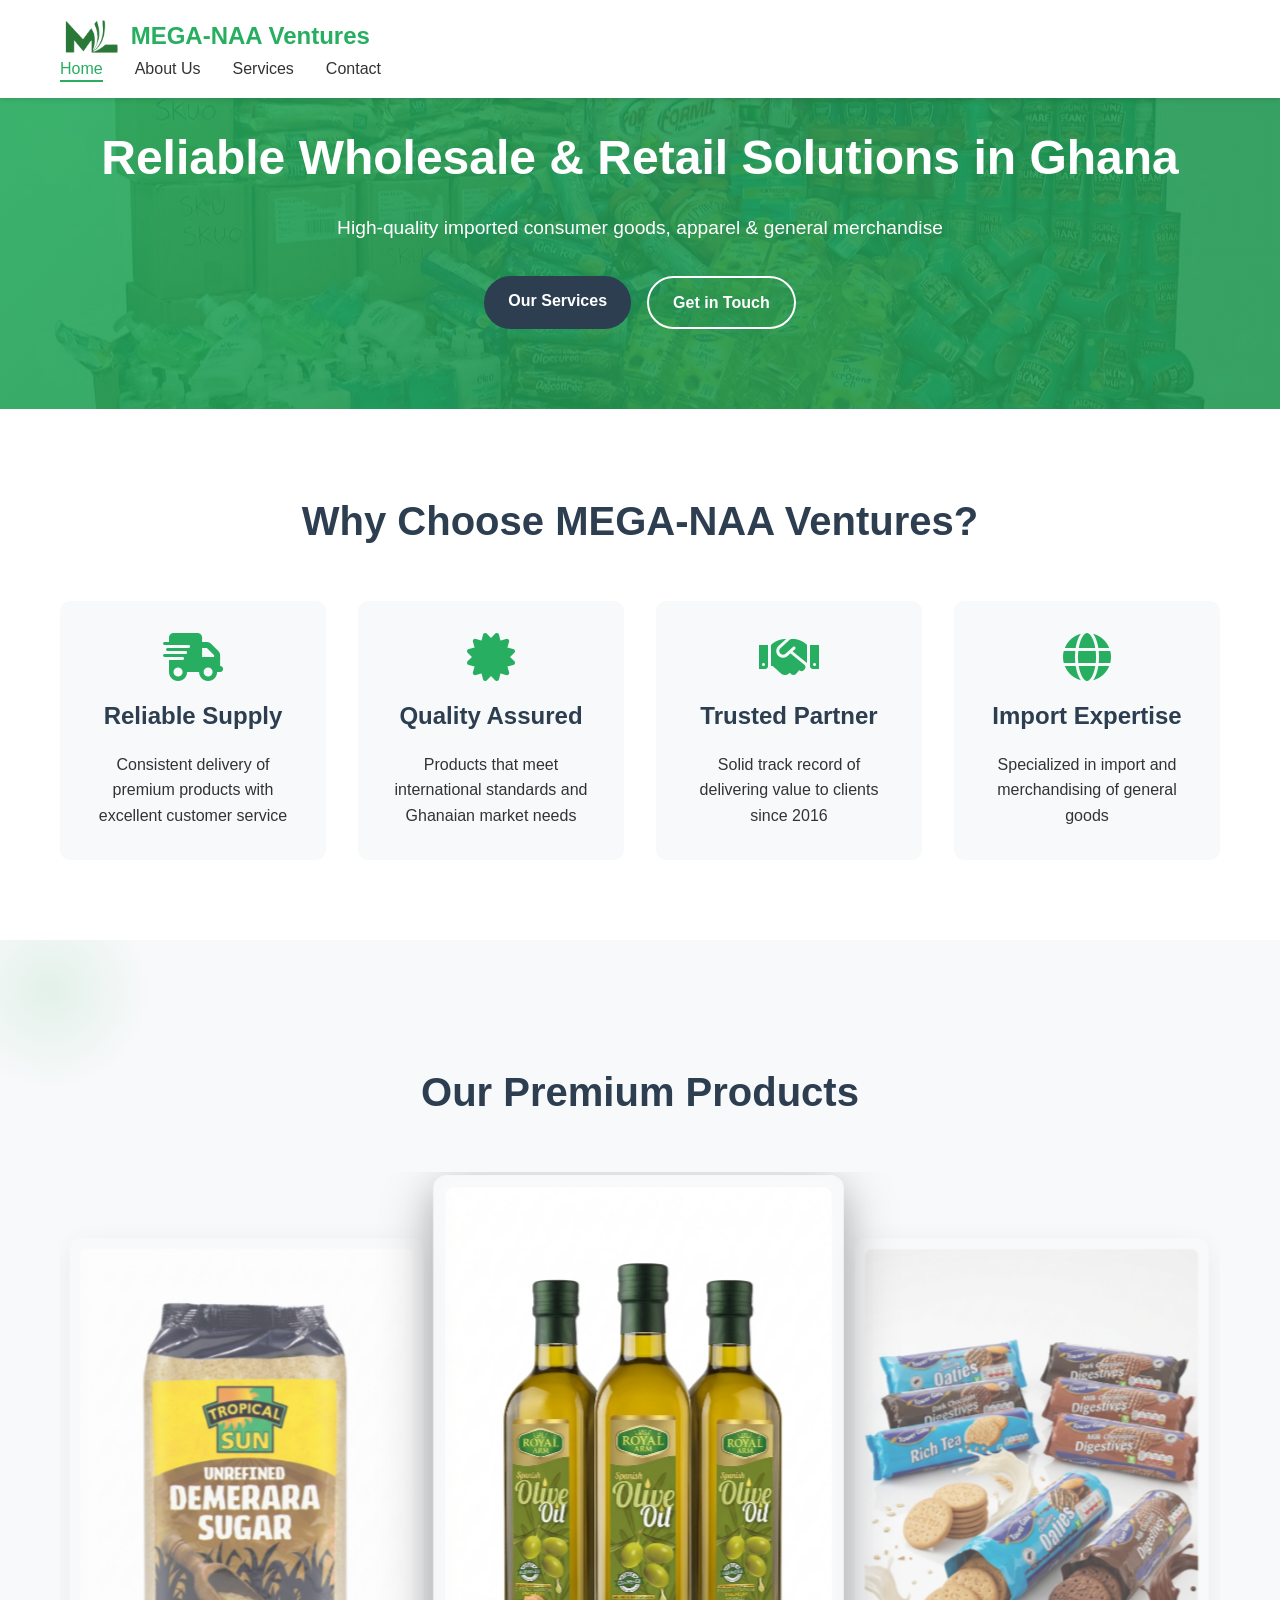
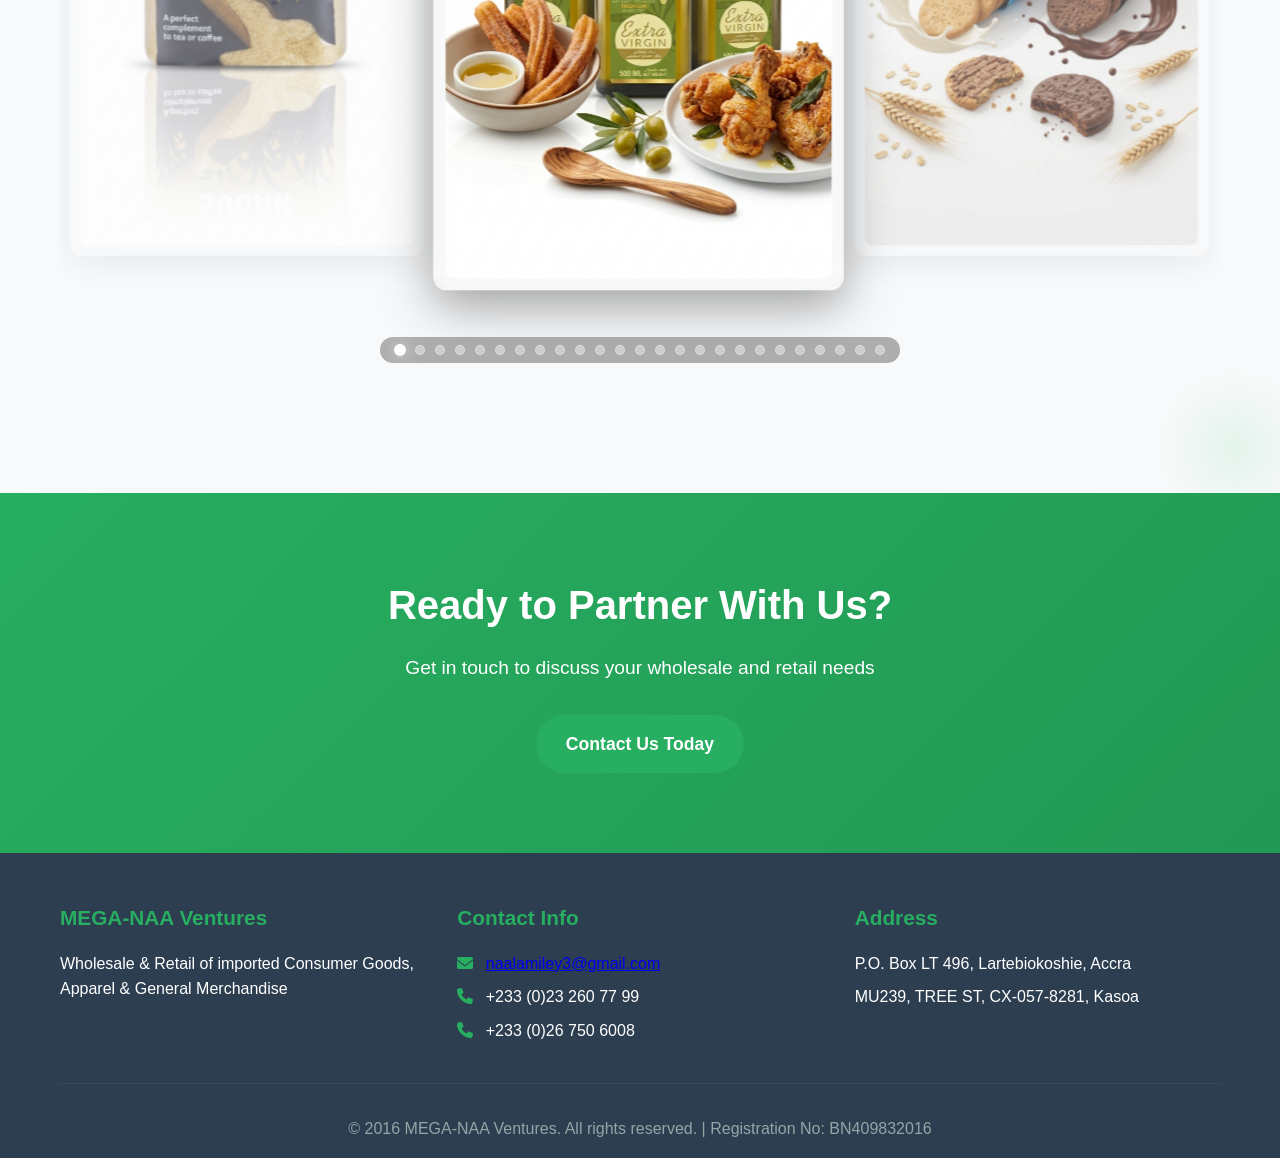
<file: index.html>
<!DOCTYPE html>
<html lang="en">
<head>
    <meta charset="UTF-8">
    <meta name="viewport" content="width=device-width, initial-scale=1.0">
    <title>MEGA-NAA Ventures - Wholesale & Retail of Imported Consumer Goods</title>
    <link rel="stylesheet" href="css/style.css">
    <link href="https://cdnjs.cloudflare.com/ajax/libs/font-awesome/6.0.0/css/all.min.css" rel="stylesheet">
    <link rel="icon" type="image/png" href="assets/logo.png">
</head>
<body>
    <header>
        <nav class="navbar">
            <div class="container">
                <div class="nav-brand">
                    <img src="assets/logo.png" alt="MEGA-NAA Ventures" class="logo">
                    <span class="brand-name">MEGA-NAA Ventures</span>
                </div>
                <ul class="nav-menu">
                    <li><a href="index.html" class="active">Home</a></li>
                    <li><a href="about.html">About Us</a></li>
                    <li><a href="services.html">Services</a></li>
                    <li><a href="contact.html">Contact</a></li>
                </ul>
                <div class="hamburger">
                    <span></span>
                    <span></span>
                    <span></span>
                </div>
            </div>
        </nav>
    </header>

    <main>
        <section class="hero">
            <div class="container">
                <div class="hero-content">
                    <h1>Reliable Wholesale & Retail Solutions in Ghana</h1>
                    <p>High-quality imported consumer goods, apparel & general merchandise</p>
                    <div class="hero-buttons">
                        <a href="services.html" class="btn btn-primary" style="background-color: #2c3e50">Our Services</a>
                        <a href="contact.html" class="btn btn-secondary">Get in Touch</a>
                    </div>
                </div>
            </div>
        </section>

        <section class="features">
            <div class="container">
                <h2>Why Choose MEGA-NAA Ventures?</h2>
                <div class="features-grid">
                    <div class="feature-card">
                        <i class="fas fa-shipping-fast"></i>
                        <h3>Reliable Supply</h3>
                        <p>Consistent delivery of premium products with excellent customer service</p>
                    </div>
                    <div class="feature-card">
                        <i class="fas fa-certificate"></i>
                        <h3>Quality Assured</h3>
                        <p>Products that meet international standards and Ghanaian market needs</p>
                    </div>
                    <div class="feature-card">
                        <i class="fas fa-handshake"></i>
                        <h3>Trusted Partner</h3>
                        <p>Solid track record of delivering value to clients since 2016</p>
                    </div>
                    <div class="feature-card">
                        <i class="fas fa-globe"></i>
                        <h3>Import Expertise</i></h3>
                        <p>Specialized in import and merchandising of general goods</p>
                    </div>
                </div>
            </div>
        </section>

        
        <section class="individual-products">
            <div class="container">
                <h2>Our Premium Products</h2>
                
                <!-- Mobile Slideshow -->
                <div class="mobile-slideshow">
                    <div class="slideshow-track">
                        <div class="slide-item active">
                            <div class="img-wrapper">
                                <img src="assets/products/1.jpeg" alt="Product Advertisement">
                            </div>
                        </div>
                        <div class="slide-item">
                            <div class="img-wrapper">
                                <img src="assets/products/2.jpeg" alt="Biscuits with Milk">
                            </div>
                        </div>
                        <div class="slide-item">
                            <div class="img-wrapper">
                                <img src="assets/products/3.jpeg" alt="Advertisement">
                            </div>
                        </div>
                        <div class="slide-item">
                            <div class="img-wrapper">
                                <img src="assets/products/4.jpeg" alt="Advertisement">
                            </div>
                        </div>
                        <div class="slide-item">
                            <div class="img-wrapper">
                                <img src="assets/products/5.jpeg" alt="Advertisement">
                            </div>
                        </div>
                        <div class="slide-item">
                            <div class="img-wrapper">
                                <img src="assets/products/6.jpeg" alt="Advertisement">
                            </div>
                        </div>
                        <div class="slide-item">
                            <div class="img-wrapper">
                                <img src="assets/products/7.jpeg" alt="Advertisement">
                            </div>
                        </div>
                        <div class="slide-item">
                            <div class="img-wrapper">
                                <img src="assets/products/8.jpeg" alt="Advertisement">
                            </div>
                        </div>
                        <div class="slide-item">
                            <div class="img-wrapper">
                                <img src="assets/products/9.jpeg" alt="Advertisement">
                            </div>
                        </div>
                        <div class="slide-item">
                            <div class="img-wrapper">
                                <img src="assets/products/10.jpeg" alt="Advertisement">
                            </div>
                        </div>
                        <div class="slide-item">
                            <div class="img-wrapper">
                                <img src="assets/products/11.jpeg" alt="Advertisement">
                            </div>
                        </div>
                        <div class="slide-item">
                            <div class="img-wrapper">
                                <img src="assets/products/12.jpeg" alt="Advertisement">
                            </div>
                        </div>
                        <div class="slide-item">
                            <div class="img-wrapper">
                                <img src="assets/products/13.jpeg" alt="Milk in Tea">
                            </div>
                        </div>
                        <div class="slide-item">
                            <div class="img-wrapper">
                                <img src="assets/products/14.jpeg" alt="Ovaltine Advertisement">
                            </div>
                        </div>
                        <div class="slide-item">
                            <div class="img-wrapper">
                                <img src="assets/products/15.jpeg" alt="Oil Products">
                            </div>
                        </div>
                        <div class="slide-item">
                            <div class="img-wrapper">
                                <img src="assets/products/16.jpeg" alt="Pouring Oil">
                            </div>
                        </div>
                        <div class="slide-item">
                            <div class="img-wrapper">
                                <img src="assets/products/17.jpeg" alt="Product Advertisement">
                            </div>
                        </div>
                        <div class="slide-item">
                            <div class="img-wrapper">
                                <img src="assets/products/18.jpeg" alt="Product Advertisement">
                            </div>
                        </div>
                        <div class="slide-item">
                            <div class="img-wrapper">
                                <img src="assets/products/19.jpeg" alt="Product Advertisement">
                            </div>
                        </div>
                        <div class="slide-item">
                            <div class="img-wrapper">
                                <img src="assets/products/20.jpeg" alt="Product Advertisement">
                            </div>
                        </div>
                        <div class="slide-item">
                            <div class="img-wrapper">
                                <img src="assets/products/21.jpeg" alt="Product Advertisement">
                            </div>
                        </div>
                        <div class="slide-item">
                            <div class="img-wrapper">
                                <img src="assets/products/22.jpeg" alt="Product Advertisement">
                            </div>
                        </div>
                        <div class="slide-item">
                            <div class="img-wrapper">
                                <img src="assets/products/23.jpeg" alt="Product Advertisement">
                            </div>
                        </div>
                        <div class="slide-item">
                            <div class="img-wrapper">
                                <img src="assets/products/24.jpeg" alt="Product Advertisement">
                            </div>
                        </div>
                        <div class="slide-item">
                            <div class="img-wrapper">
                                <img src="assets/products/25.jpeg" alt="Product Advertisement">
                            </div>
                        </div>
                    </div>
                    <div class="slideshow-dots">
                        <span class="dot active" data-slide="0"></span>
                        <span class="dot" data-slide="1"></span>
                        <span class="dot" data-slide="2"></span>
                        <span class="dot" data-slide="3"></span>
                        <span class="dot" data-slide="4"></span>
                        <span class="dot" data-slide="5"></span>
                        <span class="dot" data-slide="6"></span>
                        <span class="dot" data-slide="7"></span>
                        <span class="dot" data-slide="8"></span>
                        <span class="dot" data-slide="9"></span>
                        <span class="dot" data-slide="10"></span>
                        <span class="dot" data-slide="11"></span>
                        <span class="dot" data-slide="12"></span>
                        <span class="dot" data-slide="13"></span>
                        <span class="dot" data-slide="14"></span>
                        <span class="dot" data-slide="15"></span>
                        <span class="dot" data-slide="16"></span>
                        <span class="dot" data-slide="17"></span>
                        <span class="dot" data-slide="18"></span>
                        <span class="dot" data-slide="19"></span>
                        <span class="dot" data-slide="20"></span>
                        <span class="dot" data-slide="21"></span>
                        <span class="dot" data-slide="22"></span>
                        <span class="dot" data-slide="23"></span>
                        <span class="dot" data-slide="24"></span>
                    </div>
                </div>
            </div>
            
                    </section>

        <section class="cta">
            <div class="container">
                <div class="cta-content">
                    <h2>Ready to Partner With Us?</h2>
                    <p>Get in touch to discuss your wholesale and retail needs</p>
                    <a href="contact.html" class="btn btn-primary btn-large">Contact Us Today</a>
                </div>
            </div>
        </section>
    </main>

    <footer>
        <div class="container">
            <div class="footer-content">
                <div class="footer-section">
                    <h3>MEGA-NAA Ventures</h3>
                    <p>Wholesale & Retail of imported Consumer Goods, Apparel & General Merchandise</p>
                </div>
                <div class="footer-section">
                    <h3>Contact Info</h3>
                    <p><i class="fas fa-envelope"></i> <a href="mailto:naalamiley3@gmail.com" class="email-link">naalamiley3@gmail.com</a></p>
                    <p><i class="fas fa-phone"></i> +233 (0)23 260 77 99</p>
                    <p><i class="fas fa-phone"></i> +233 (0)26 750 6008</p>
                </div>
                <div class="footer-section">
                    <h3>Address</h3>
                    <p>P.O. Box LT 496, Lartebiokoshie, Accra</p>
                    <p>MU239, TREE ST, CX-057-8281, Kasoa</p>
                </div>
            </div>
            <div class="footer-bottom">
                <p>&copy; 2016 MEGA-NAA Ventures. All rights reserved. | Registration No: BN409832016</p>
            </div>
        </div>
    </footer>

    <script src="js/script.js"></script>
</body>
</html>
</file>
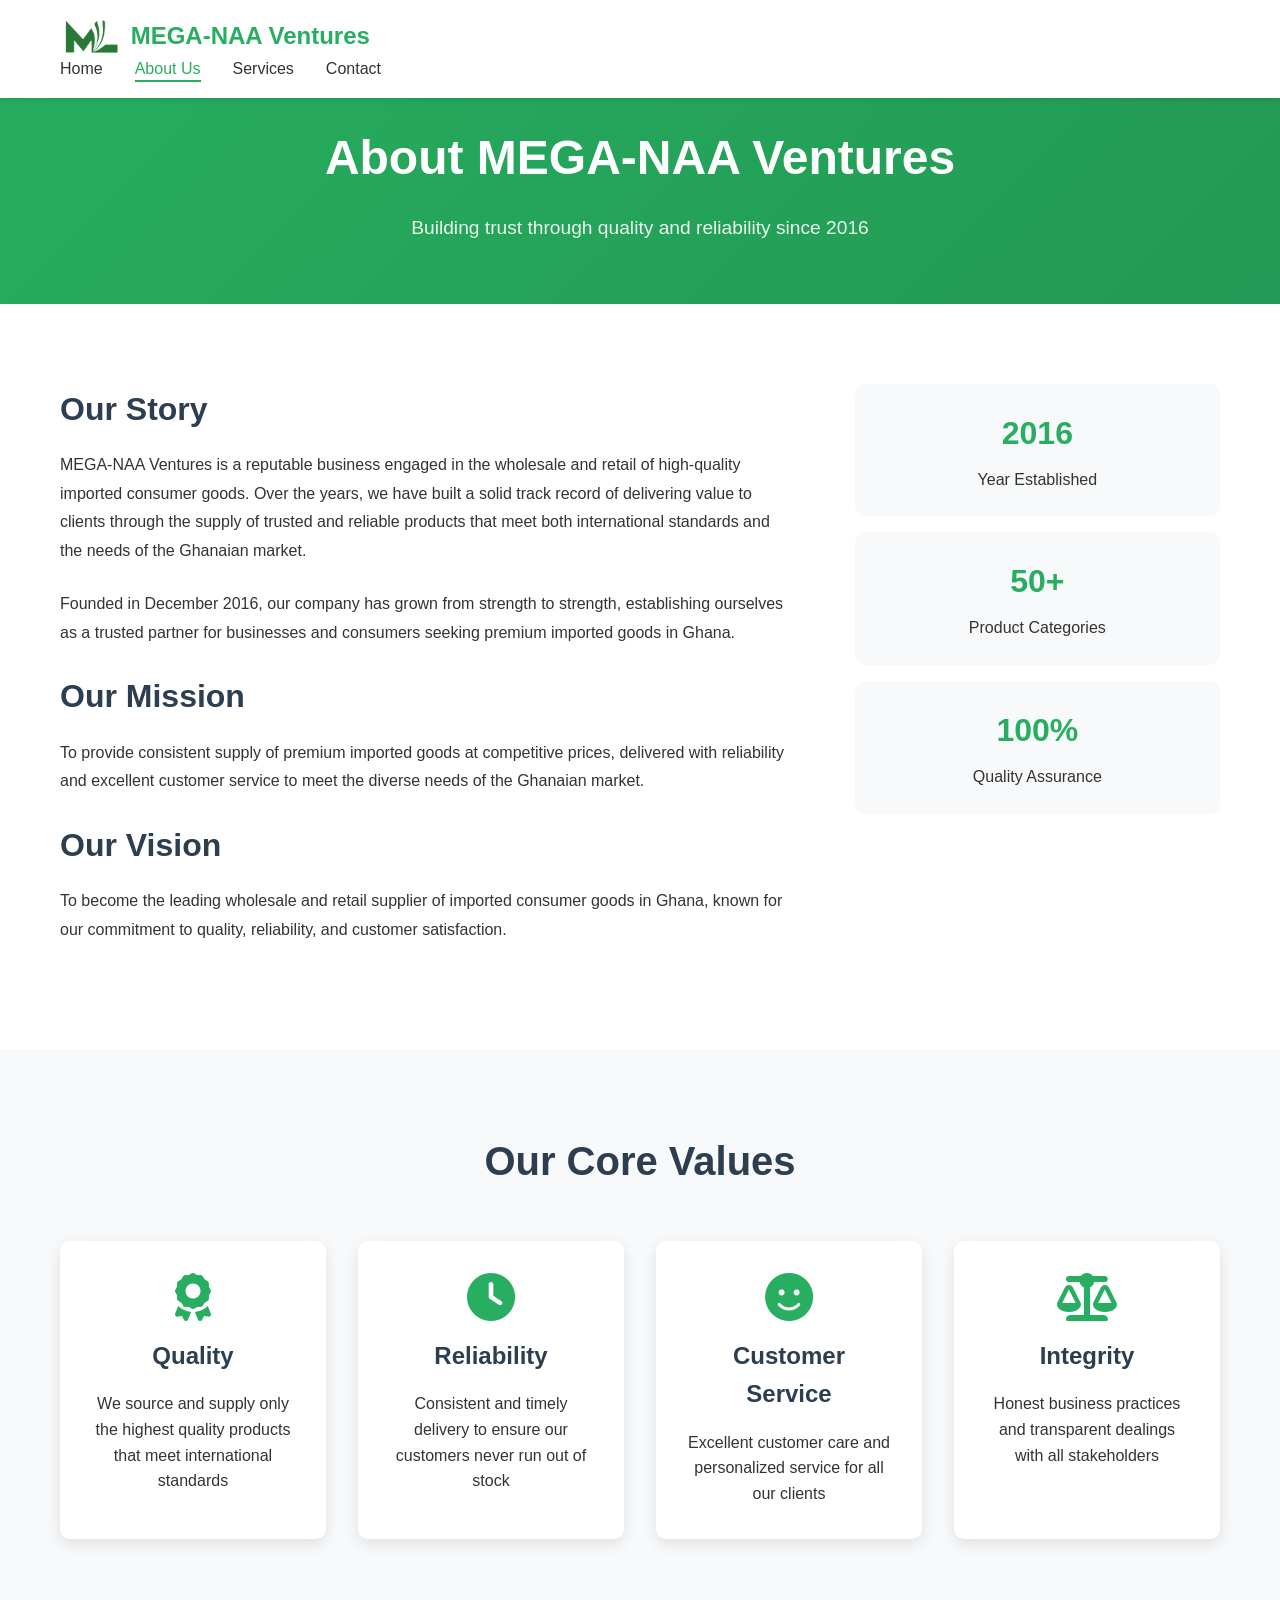
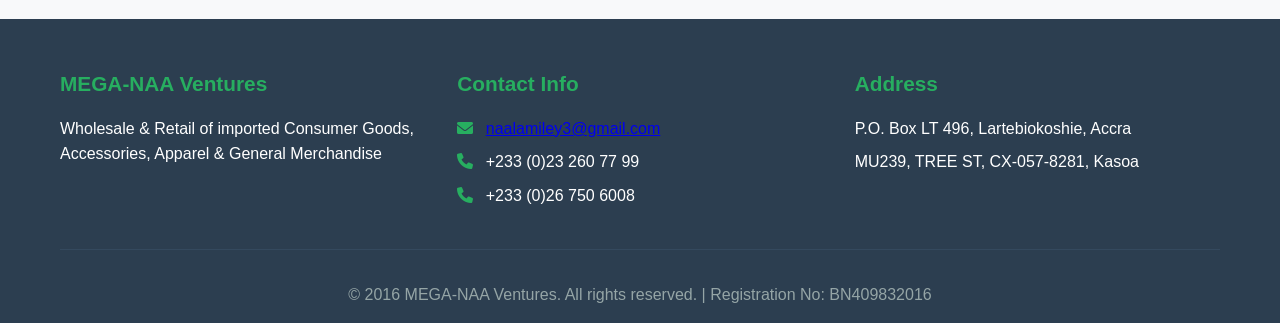
<file: about.html>
<!DOCTYPE html>
<html lang="en">
<head>
    <meta charset="UTF-8">
    <meta name="viewport" content="width=device-width, initial-scale=1.0">
    <title>About Us - MEGA-NAA Ventures</title>
    <link rel="stylesheet" href="css/style.css">
    <link href="https://cdnjs.cloudflare.com/ajax/libs/font-awesome/6.0.0/css/all.min.css" rel="stylesheet">
    <link rel="icon" type="image/png" href="assets/logo.png">
</head>
<body>
    <header>
        <nav class="navbar">
            <div class="container">
                <div class="nav-brand">
                    <img src="assets/logo.png" alt="MEGA-NAA Ventures" class="logo">
                    <span class="brand-name">MEGA-NAA Ventures</span>
                </div>
                <ul class="nav-menu">
                    <li><a href="index.html">Home</a></li>
                    <li><a href="about.html" class="active">About Us</a></li>
                    <li><a href="services.html">Services</a></li>
                    <li><a href="contact.html">Contact</a></li>
                </ul>
                <div class="hamburger">
                    <span></span>
                    <span></span>
                    <span></span>
                </div>
            </div>
        </nav>
    </header>

    <main>
        <section class="page-header">
            <div class="container">
                <h1>About MEGA-NAA Ventures</h1>
                <p>Building trust through quality and reliability since 2016</p>
            </div>
        </section>

        <section class="about-content">
            <div class="container">
                <div class="about-grid">
                    <div class="about-text">
                        <h2>Our Story</h2>
                        <p>MEGA-NAA Ventures is a reputable business engaged in the wholesale and retail of high-quality imported consumer goods. Over the years, we have built a solid track record of delivering value to clients through the supply of trusted and reliable products that meet both international standards and the needs of the Ghanaian market.</p>
                        
                        <p>Founded in December 2016, our company has grown from strength to strength, establishing ourselves as a trusted partner for businesses and consumers seeking premium imported goods in Ghana.</p>

                        <h2>Our Mission</h2>
                        <p>To provide consistent supply of premium imported goods at competitive prices, delivered with reliability and excellent customer service to meet the diverse needs of the Ghanaian market.</p>

                        <h2>Our Vision</h2>
                        <p>To become the leading wholesale and retail supplier of imported consumer goods in Ghana, known for our commitment to quality, reliability, and customer satisfaction.</p>
                    </div>
                    
                    <div class="about-stats">
                        <div class="stat-card">
                            <h3>2016</h3>
                            <p>Year Established</p>
                        </div>
                        <div class="stat-card">
                            <h3>50+</h3>
                            <p>Product Categories</p>
                        </div>
                        <div class="stat-card">
                            <h3>100%</h3>
                            <p>Quality Assurance</p>
                        </div>
                    </div>
                </div>
            </div>
        </section>

        <section class="values">
            <div class="container">
                <h2>Our Core Values</h2>
                <div class="values-grid">
                    <div class="value-card">
                        <i class="fas fa-award"></i>
                        <h3>Quality</h3>
                        <p>We source and supply only the highest quality products that meet international standards</p>
                    </div>
                    <div class="value-card">
                        <i class="fas fa-clock"></i>
                        <h3>Reliability</h3>
                        <p>Consistent and timely delivery to ensure our customers never run out of stock</p>
                    </div>
                    <div class="value-card">
                        <i class="fas fa-smile"></i>
                        <h3>Customer Service</h3>
                        <p>Excellent customer care and personalized service for all our clients</p>
                    </div>
                    <div class="value-card">
                        <i class="fas fa-balance-scale"></i>
                        <h3>Integrity</h3>
                        <p>Honest business practices and transparent dealings with all stakeholders</p>
                    </div>
                </div>
            </div>
        </section>
    </main>

    <footer>
        <div class="container">
            <div class="footer-content">
                <div class="footer-section">
                    <h3>MEGA-NAA Ventures</h3>
                    <p>Wholesale & Retail of imported Consumer Goods, Accessories, Apparel & General Merchandise</p>
                </div>
                <div class="footer-section">
                    <h3>Contact Info</h3>
                    <p><i class="fas fa-envelope"></i> <a href="mailto:naalamiley3@gmail.com" class="email-link">naalamiley3@gmail.com</a></p>
                    <p><i class="fas fa-phone"></i> +233 (0)23 260 77 99</p>
                    <p><i class="fas fa-phone"></i> +233 (0)26 750 6008</p>
                </div>
                <div class="footer-section">
                    <h3>Address</h3>
                    <p>P.O. Box LT 496, Lartebiokoshie, Accra</p>
                    <p>MU239, TREE ST, CX-057-8281, Kasoa</p>
                </div>
            </div>
            <div class="footer-bottom">
                <p>&copy; 2016 MEGA-NAA Ventures. All rights reserved. | Registration No: BN409832016</p>
            </div>
        </div>
    </footer>

    <script src="js/script.js"></script>
</body>
</html>
</file>
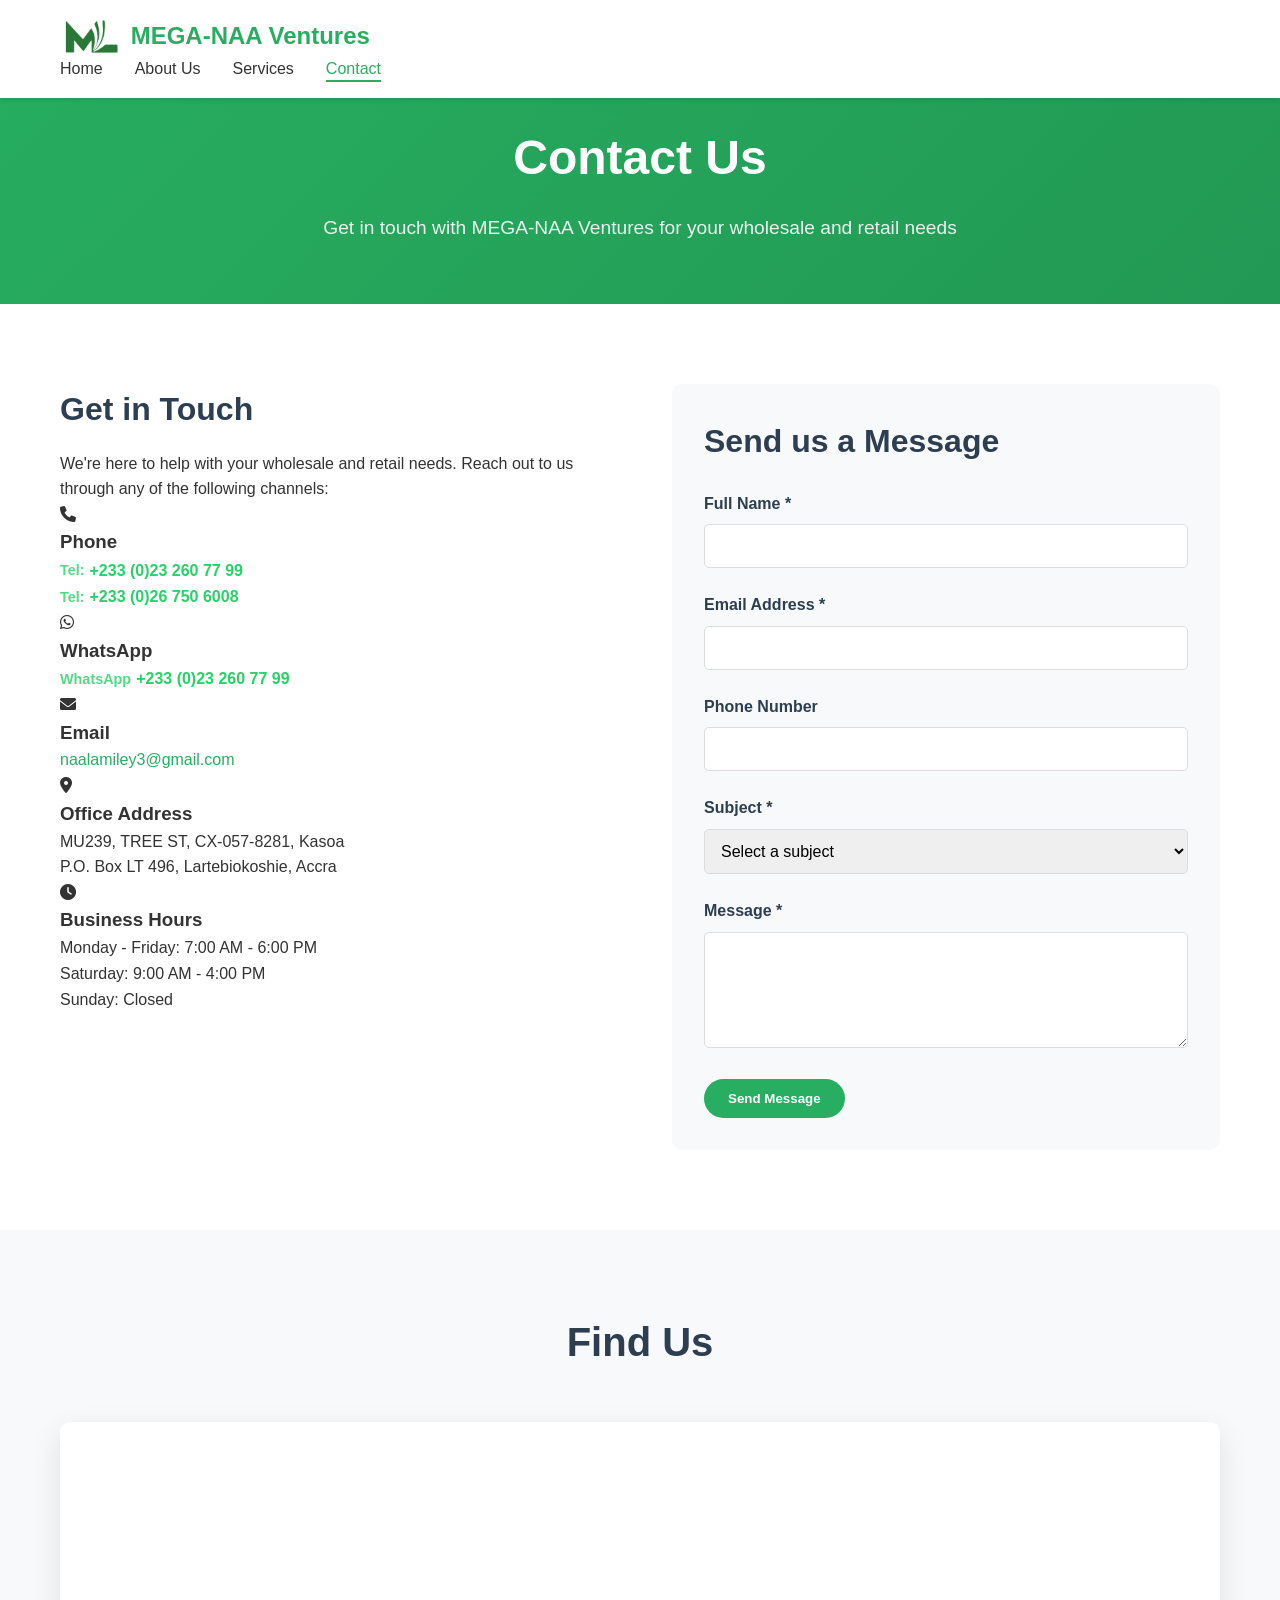
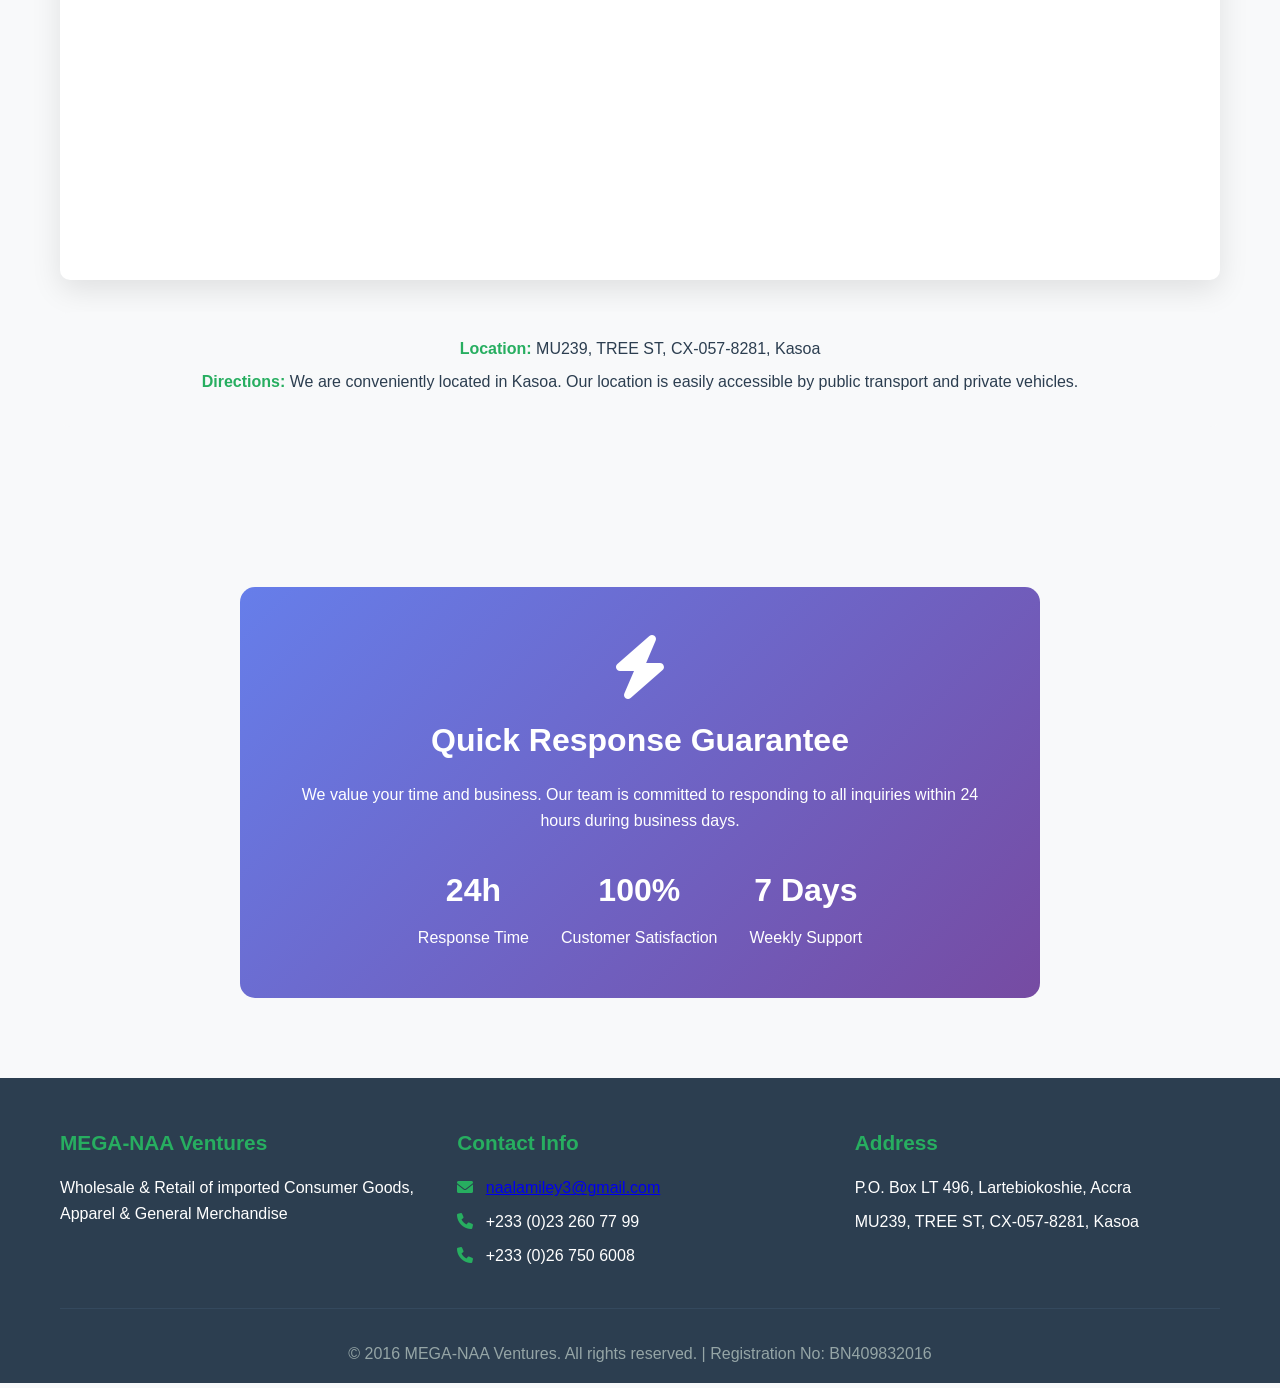
<file: contact.html>
<!DOCTYPE html>
<html lang="en">
<head>
    <meta charset="UTF-8">
    <meta name="viewport" content="width=device-width, initial-scale=1.0">
    <title>Contact Us - MEGA-NAA Ventures</title>
    <link rel="stylesheet" href="css/style.css">
    <link href="https://cdnjs.cloudflare.com/ajax/libs/font-awesome/6.0.0/css/all.min.css" rel="stylesheet">
    <link rel="icon" type="image/png" href="assets/logo.png">
</head>
<body>
    <header>
        <nav class="navbar">
            <div class="container">
                <div class="nav-brand">
                    <img src="assets/logo.png" alt="MEGA-NAA Ventures" class="logo">
                    <span class="brand-name">MEGA-NAA Ventures</span>
                </div>
                <ul class="nav-menu">
                    <li><a href="index.html">Home</a></li>
                    <li><a href="about.html">About Us</a></li>
                    <li><a href="services.html">Services</a></li>
                    <li><a href="contact.html" class="active">Contact</a></li>
                </ul>
                <div class="hamburger">
                    <span></span>
                    <span></span>
                    <span></span>
                </div>
            </div>
        </nav>
    </header>

    <main>
        <section class="page-header">
            <div class="container">
                <h1>Contact Us</h1>
                <p>Get in touch with MEGA-NAA Ventures for your wholesale and retail needs</p>
            </div>
        </section>

        <section class="contact-content">
            <div class="container">
                <div class="contact-grid">
                    <div class="contact-info">
                        <h2>Get in Touch</h2>
                        <p>We're here to help with your wholesale and retail needs. Reach out to us through any of the following channels:</p>
                        
                        <div class="info-item">
                            <i class="fas fa-phone"></i>
                            <div>
                                <h3>Phone</h3>
                                <p><a href="tel:+23323607799" class="phone-link" style="color: #25D366 !important;">+233 (0)23 260 77 99</a></p>
                                <p><a href="tel:+233267506008" class="phone-link" style="color: #25D366 !important;">+233 (0)26 750 6008</a></p>
                            </div>
                        </div>

                        <div class="info-item">
                            <i class="fab fa-whatsapp"></i>
                            <div>
                                <h3>WhatsApp</h3>
                                <p><a href="https://wa.me/233232607799" target="_blank" class="whatsapp-link">+233 (0)23 260 77 99</a></p>
                            </div>
                        </div>

                        <div class="info-item">
                            <i class="fas fa-envelope"></i>
                            <div>
                                <h3>Email</h3>
                                <p><a href="mailto:naalamiley3@gmail.com" class="email-link">naalamiley3@gmail.com</a></p>
                            </div>
                        </div>

                        <div class="info-item">
                            <i class="fas fa-map-marker-alt"></i>
                            <div>
                                <h3>Office Address</h3>
                                <p>MU239, TREE ST, CX-057-8281, Kasoa</p>
                                <p>P.O. Box LT 496, Lartebiokoshie, Accra</p>
                            </div>
                        </div>

                        <div class="info-item">
                            <i class="fas fa-clock"></i>
                            <div>
                                <h3>Business Hours</h3>
                                <p>Monday - Friday: 7:00 AM - 6:00 PM</p>
                                <p>Saturday: 9:00 AM - 4:00 PM</p>
                                <p>Sunday: Closed</p>
                            </div>
                        </div>
                    </div>

                    <div class="contact-form">
                        <h2>Send us a Message</h2>
                        <form id="contactForm">
                            <div class="form-group">
                                <label for="name">Full Name *</label>
                                <input type="text" id="name" name="name" required>
                            </div>

                            <div class="form-group">
                                <label for="email">Email Address *</label>
                                <input type="email" id="email" name="email" required>
                            </div>

                            <div class="form-group">
                                <label for="phone">Phone Number</label>
                                <input type="tel" id="phone" name="phone">
                            </div>

                            <div class="form-group">
                                <label for="subject">Subject *</label>
                                <select id="subject" name="subject" required>
                                    <option value="">Select a subject</option>
                                    <option value="wholesale">Wholesale Inquiry</option>
                                    <option value="retail">Retail Inquiry</option>
                                    <option value="products">Product Information</option>
                                    <option value="partnership">Partnership Opportunity</option>
                                    <option value="other">Other</option>
                                </select>
                            </div>

                            <div class="form-group">
                                <label for="message">Message *</label>
                                <textarea id="message" name="message" rows="5" required></textarea>
                            </div>

                            <button type="submit" class="btn btn-primary">Send Message</button>
                        </form>
                    </div>
                </div>
            </div>
        </section>

        <section class="map-section">
            <div class="container">
                <h2>Find Us</h2>
                <div class="map-container">
                    <iframe src="https://www.google.com/maps/embed?pb=!1m17!1m12!1m3!1d3362.461480485051!2d-0.4255051462311786!3d5.560813365716023!2m3!1f0!2f0!3f0!3m2!1i1024!2i768!4f13.1!3m2!1m1!2zNcKwMzMnMzguNiJOIDDCsDI1JzIyLjUiVw!5e0!3m2!1sen!2sgh!4v1777482956220!5m2!1sen!2sgh" width="100%" height="450" style="border:0;" allowfullscreen="" loading="lazy" referrerpolicy="no-referrer-when-downgrade"></iframe>
                </div>
                <div class="map-info">
                    <p><strong>Location:</strong> MU239, TREE ST, CX-057-8281, Kasoa</p>
                    <p><strong>Directions:</strong> We are conveniently located in Kasoa. Our location is easily accessible by public transport and private vehicles.</p>
                </div>
            </div>
        </section>

        <section class="quick-response">
            <div class="container">
                <div class="response-card">
                    <i class="fas fa-bolt"></i>
                    <h2>Quick Response Guarantee</h2>
                    <p>We value your time and business. Our team is committed to responding to all inquiries within 24 hours during business days.</p>
                    <div class="response-stats">
                        <div class="stat">
                            <h3>24h</h3>
                            <p>Response Time</p>
                        </div>
                        <div class="stat">
                            <h3>100%</h3>
                            <p>Customer Satisfaction</p>
                        </div>
                        <div class="stat">
                            <h3>7 Days</h3>
                            <p>Weekly Support</p>
                        </div>
                    </div>
                </div>
            </div>
        </section>
    </main>

    <footer>
        <div class="container">
            <div class="footer-content">
                <div class="footer-section">
                    <h3>MEGA-NAA Ventures</h3>
                    <p>Wholesale & Retail of imported Consumer Goods, Apparel & General Merchandise</p>
                </div>
                <div class="footer-section">
                    <h3>Contact Info</h3>
                    <p><i class="fas fa-envelope"></i> <a href="mailto:naalamiley3@gmail.com" class="email-link">naalamiley3@gmail.com</a></p>
                    <p><i class="fas fa-phone"></i> +233 (0)23 260 77 99</p>
                    <p><i class="fas fa-phone"></i> +233 (0)26 750 6008</p>
                </div>
                <div class="footer-section">
                    <h3>Address</h3>
                    <p>P.O. Box LT 496, Lartebiokoshie, Accra</p>
                    <p>MU239, TREE ST, CX-057-8281, Kasoa</p>
                </div>
            </div>
            <div class="footer-bottom">
                <p>&copy; 2016 MEGA-NAA Ventures. All rights reserved. | Registration No: BN409832016</p>
            </div>
        </div>
    </footer>

    <script src="js/script.js"></script>
</body>
</html>
</file>
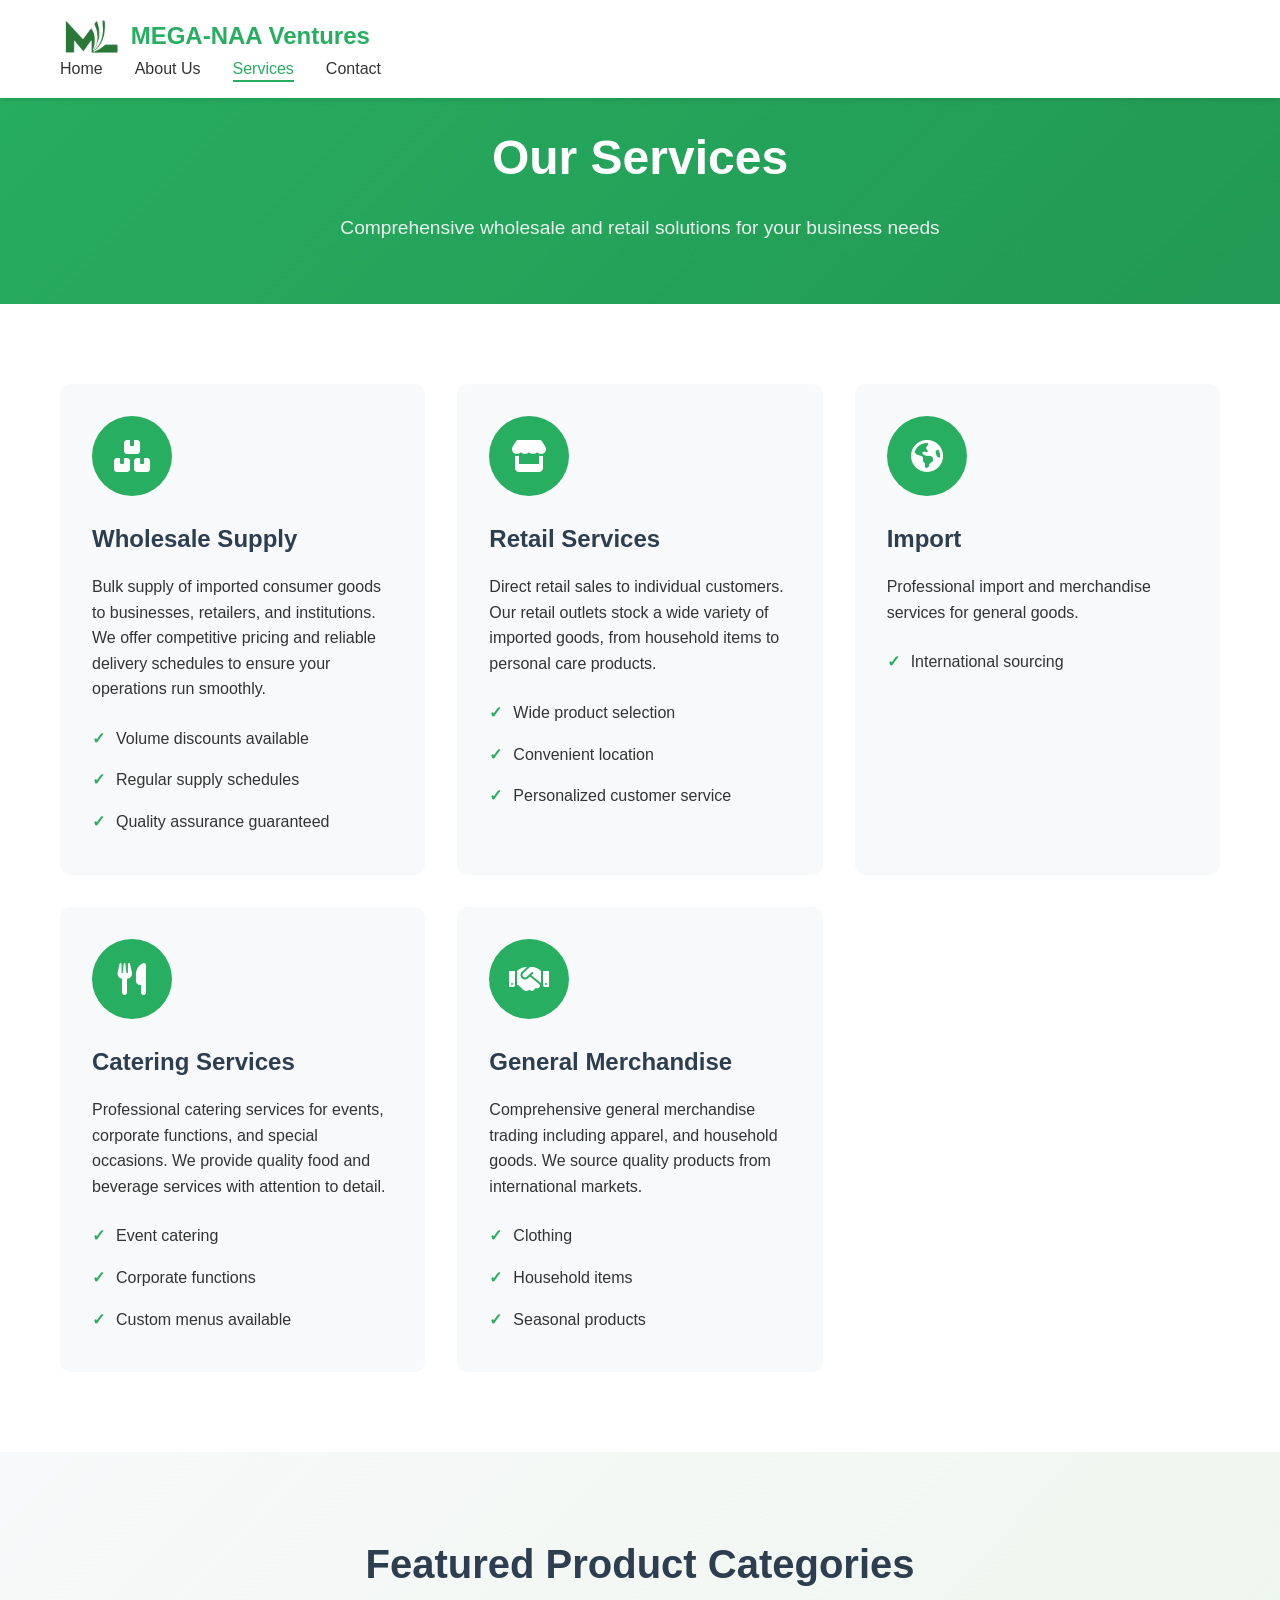
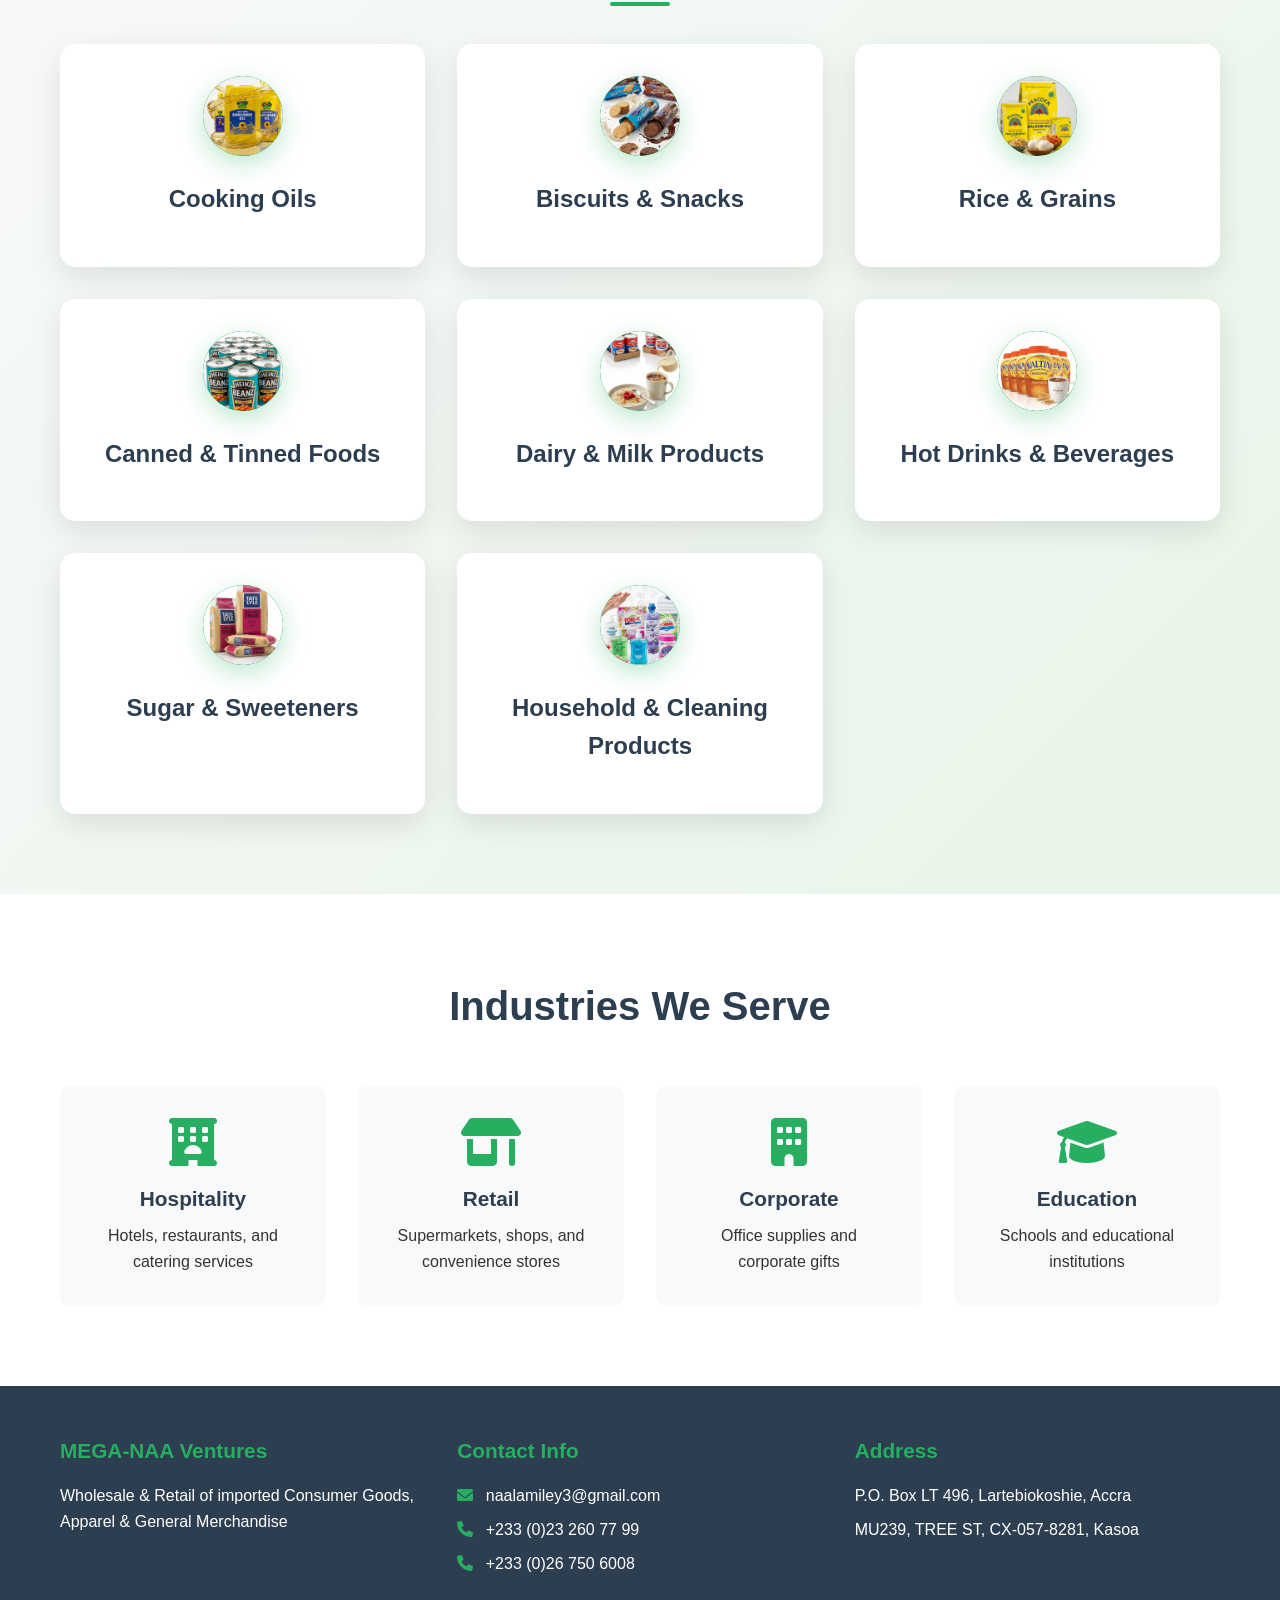
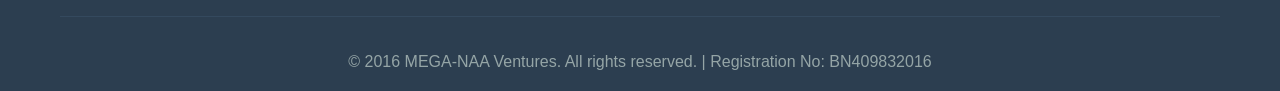
<file: services.html>
<!DOCTYPE html>
<html lang="en">
<head>
    <meta charset="UTF-8">
    <meta name="viewport" content="width=device-width, initial-scale=1.0">
    <title>Services - MEGA-NAA Ventures</title>
    <link rel="stylesheet" href="css/style.css">
    <link href="https://cdnjs.cloudflare.com/ajax/libs/font-awesome/6.0.0/css/all.min.css" rel="stylesheet">
    <link rel="icon" type="image/png" href="assets/logo.png">
</head>
<body>
    <header>
        <nav class="navbar">
            <div class="container">
                <div class="nav-brand">
                    <img src="assets/logo.png" alt="MEGA-NAA Ventures" class="logo">
                    <span class="brand-name">MEGA-NAA Ventures</span>
                </div>
                <ul class="nav-menu">
                    <li><a href="index.html">Home</a></li>
                    <li><a href="about.html">About Us</a></li>
                    <li><a href="services.html" class="active">Services</a></li>
                    <li><a href="contact.html">Contact</a></li>
                </ul>
                <div class="hamburger">
                    <span></span>
                    <span></span>
                    <span></span>
                </div>
            </div>
        </nav>
    </header>

    <main>
        <section class="page-header">
            <div class="container">
                <h1>Our Services</h1>
                <p>Comprehensive wholesale and retail solutions for your business needs</p>
            </div>
        </section>

        <section class="services-content">
            <div class="container">
                <div class="services-grid">
                    <div class="service-card">
                        <div class="service-icon">
                            <i class="fas fa-boxes"></i>
                        </div>
                        <h3>Wholesale Supply</h3>
                        <p>Bulk supply of imported consumer goods to businesses, retailers, and institutions. We offer competitive pricing and reliable delivery schedules to ensure your operations run smoothly.</p>
                        <ul>
                            <li>Volume discounts available</li>
                            <li>Regular supply schedules</li>
                            <li>Quality assurance guaranteed</li>
                        </ul>
                    </div>

                    <div class="service-card">
                        <div class="service-icon">
                            <i class="fas fa-store"></i>
                        </div>
                        <h3>Retail Services</h3>
                        <p>Direct retail sales to individual customers. Our retail outlets stock a wide variety of imported goods, from household items to personal care products.</p>
                        <ul>
                            <li>Wide product selection</li>
                            <li>Convenient location</li>
                            <li>Personalized customer service</li>
                        </ul>
                    </div>

                    <div class="service-card">
                        <div class="service-icon">
                            <i class="fas fa-globe-americas"></i>
                        </div>
                        <h3>Import</h3>
                        <p>Professional import and merchandise services for general goods.</p>
                        <ul>
                            <li>International sourcing</li>
                        </ul>
                    </div>

                    <div class="service-card">
                        <div class="service-icon">
                            <i class="fas fa-utensils"></i>
                        </div>
                        <h3>Catering Services</h3>
                        <p>Professional catering services for events, corporate functions, and special occasions. We provide quality food and beverage services with attention to detail.</p>
                        <ul>
                            <li>Event catering</li>
                            <li>Corporate functions</li>
                            <li>Custom menus available</li>
                        </ul>
                    </div>

                    <div class="service-card">
                        <div class="service-icon">
                            <i class="fas fa-handshake"></i>
                        </div>
                        <h3>General Merchandise</h3>
                        <p>Comprehensive general merchandise trading including apparel, and household goods. We source quality products from international markets.</p>
                        <ul>
                            <li>Clothing</li>
                            <li>Household items</li>
                            <li>Seasonal products</li>
                        </ul>
                    </div>
                </div>
            </div>
        </section>

        <!-- Featured Categories Section -->
        <section class="featured-categories">
            <div class="container">
                <h2>Featured Product Categories</h2>
                <div class="categories-grid">
                    <div class="category-card">
                        <div class="category-icon">
                            <img src="assets/products/4.jpeg" alt="Cooking Oils" class="category-img">
                        </div>
                        <h3>Cooking Oils</h3>
                    </div>
                    <div class="category-card">
                        <div class="category-icon">
                            <img src="assets/products/2.jpeg" alt="Biscuits & Snacks" class="category-img">
                        </div>
                        <h3>Biscuits & Snacks</h3>
                    </div>
                    <div class="category-card">
                        <div class="category-icon">
                            <img src="assets/products/5.jpeg" alt="Rice & Grains" class="category-img">
                        </div>
                        <h3>Rice & Grains</h3>
                    </div>
                    <div class="category-card">
                        <div class="category-icon">
                            <img src="assets/products/9.jpeg" alt="Canned & Tinned Foods" class="category-img">
                        </div>
                        <h3>Canned & Tinned Foods</h3>
                    </div>
                    <div class="category-card">
                        <div class="category-icon">
                            <img src="assets/products/13.jpeg" alt="Dairy & Milk Products" class="category-img">
                        </div>
                        <h3>Dairy & Milk Products</h3>
                    </div>
                    <div class="category-card">
                        <div class="category-icon">
                            <img src="assets/products/14.jpeg" alt="Hot Drinks & Beverages" class="category-img">
                        </div>
                        <h3>Hot Drinks & Beverages</h3>
                    </div>
                    <div class="category-card">
                        <div class="category-icon">
                            <img src="assets/products/12.jpeg" alt="Sugar & Sweeteners" class="category-img">
                        </div>
                        <h3>Sugar & Sweeteners</h3>
                    </div>
                    <div class="category-card">
                        <div class="category-icon">
                            <img src="assets/products/11.jpeg" alt="Household & Cleaning Products" class="category-img">
                        </div>
                        <h3>Household & Cleaning Products</h3>
                    </div>
                </div>
            </div>
        </section>

        <section class="industries">
            <div class="container">
                <h2>Industries We Serve</h2>
                <div class="industries-grid">
                    <div class="industry-item">
                        <i class="fas fa-hotel"></i>
                        <h3>Hospitality</h3>
                        <p>Hotels, restaurants, and catering services</p>
                    </div>
                    <div class="industry-item">
                        <i class="fas fa-store-alt"></i>
                        <h3>Retail</h3>
                        <p>Supermarkets, shops, and convenience stores</p>
                    </div>
                    <div class="industry-item">
                        <i class="fas fa-building"></i>
                        <h3>Corporate</h3>
                        <p>Office supplies and corporate gifts</p>
                    </div>
                    <div class="industry-item">
                        <i class="fas fa-graduation-cap"></i>
                        <h3>Education</h3>
                        <p>Schools and educational institutions</p>
                    </div>
                </div>
            </div>
        </section>
    </main>

    <footer>
        <div class="container">
            <div class="footer-content">
                <div class="footer-section">
                    <h3>MEGA-NAA Ventures</h3>
                    <p>Wholesale & Retail of imported Consumer Goods, Apparel & General Merchandise</p>
                </div>
                <div class="footer-section">
                    <h3>Contact Info</h3>
                    <p><i class="fas fa-envelope"></i> <a href="mailto:naalamiley3@gmail.com" class="email-link"></a>naalamiley3@gmail.com</a></p>
                    <p><i class="fas fa-phone"></i> +233 (0)23 260 77 99</p>
                    <p><i class="fas fa-phone"></i> +233 (0)26 750 6008</p>
                </div>
                <div class="footer-section">
                    <h3>Address</h3>
                    <p>P.O. Box LT 496, Lartebiokoshie, Accra</p>
                    <p>MU239, TREE ST, CX-057-8281, Kasoa</p>
                </div>
            </div>
            <div class="footer-bottom">
                <p>&copy; 2016 MEGA-NAA Ventures. All rights reserved. | Registration No: BN409832016</p>
            </div>
        </div>
    </footer>

    <script src="js/script.js"></script>
</body>
</html>
</file>
<file: css/style.css>
/* Reset and Base Styles */
* {
    margin: 0;
    padding: 0;
    box-sizing: border-box;
}

body {
    font-family: 'Segoe UI', Tahoma, Geneva, Verdana, sans-serif;
    line-height: 1.6;
    color: #333;
    background-color: #f8f9fa;
}

.container {
    max-width: 1200px;
    margin: 0 auto;
    padding: 0 20px;
}

/* Header and Navigation */
header {
    background: #fff;
    box-shadow: 0 2px 5px rgba(0, 0, 0, 0.1);
    position: fixed;
    width: 100%;
    top: 0;
    z-index: 1000;
}

.navbar {
    padding: 1rem 0;
}

.nav-brand {
    display: flex;
    align-items: center;
    gap: 10px;
}

.logo {
    height: 40px;
    width: auto;
}

.brand-name {
    font-size: 1.5rem;
    font-weight: bold;
    color: #27ae60;
}

.nav-menu {
    display: flex;
    list-style: none;
    gap: 2rem;
    align-items: center;
}

.nav-menu a {
    text-decoration: none;
    color: #333;
    font-weight: 500;
    transition: color 0.3s;
    position: relative;
}

.nav-menu a:hover,
.nav-menu a.active {
    color: #27ae60;
}

.nav-menu a.active::after {
    content: '';
    position: absolute;
    bottom: -5px;
    left: 0;
    width: 100%;
    height: 2px;
    background: #27ae60;
}

.hamburger {
    display: none;
    flex-direction: column;
    cursor: pointer;
}

.hamburger span {
    width: 25px;
    height: 3px;
    background: #333;
    margin: 3px 0;
    transition: 0.3s;
}

/* Hero Section */
.hero {
    position: relative;
    background-image: url(../assets/whole_stock.png);
    background-size: cover;
    background-position: center;
    color: white;
    padding: 120px 0 80px;
    text-align: center;
}

/* THIS is your overlay */
.hero::before {
    content: "";
    position: absolute;
    inset: 0;
    background: linear-gradient(135deg, #27ae60 0%, #229954 50%);
    opacity: 0.9;
    z-index: 1;
}

/* Make content stay above overlay */
.hero-content {
    position: relative;
    z-index: 2;
}

.hero h1 {
    font-size: 3rem;
    margin-bottom: 1rem;
    animation: fadeInUp 1s ease-out;
}

.hero p {
    font-size: 1.2rem;
    margin-bottom: 2rem;
    animation: fadeInUp 1s ease-out 0.2s;
    opacity: 0;
    animation-fill-mode: forwards;
}

.hero-buttons {
    display: flex;
    gap: 1rem;
    justify-content: center;
    animation: fadeInUp 1s ease-out 0.4s;
    opacity: 0;
    animation-fill-mode: forwards;
}

/* Buttons */
.btn {
    padding: 12px 24px;
    border: none;
    border-radius: 50px;
    text-decoration: none;
    font-weight: 600;
    cursor: pointer;
    transition: all 0.3s;
    display: inline-block;
}

.btn-primary {
    background: #27ae60;
    color: white;
}

.btn-primary:hover {
    background: #229954;
    transform: translateY(-2px);
    box-shadow: 0 5px 15px rgba(39, 174, 96, 0.3);
}

.btn-secondary {
    background: transparent;
    color: white;
    border: 2px solid white;
}

.btn-secondary:hover {
    background: white;
    color: #333;
    transform: translateY(-2px);
}

.btn-outline {
    background: transparent;
    color: #27ae60;
    border: 2px solid #27ae60;
}

.btn-outline:hover {
    background: #27ae60;
    color: white;
}

.info-item a {
    color: #27ae60;
    text-decoration: none;
    transition: color 0.3s ease;
}

.info-item a:hover {
    color: #229954;
    text-decoration: underline;
}

.whatsapp-link {
    color: #25D366 !important;
    font-weight: 600;
    text-decoration: none;
    transition: all 0.3s ease;
    display: inline-flex;
    align-items: center;
    gap: 5px;
}

.whatsapp-link:hover {
    color: #128C7E !important;
    text-decoration: none;
    transform: translateY(-1px);
}

.whatsapp-link::before {
    content: ' WhatsApp';
    font-size: 0.9em;
    opacity: 0.8;
}

.phone-link {
    color: #2c3e50 !important;
    font-weight: 600;
    text-decoration: none;
    transition: all 0.3s ease;
    display: inline-flex;
    align-items: center;
    gap: 5px;
}

.phone-link:hover {
    color: #34495e !important;
    text-decoration: none;
    transform: translateY(-1px);
}

.phone-link::before {
    content: ' Tel:';
    font-size: 0.9em;
    opacity: 0.8;
}

.btn-large {
    padding: 15px 30px;
    font-size: 1.1rem;
}

/* Features Section */
.features {
    padding: 80px 0;
    background: white;
}

.features h2 {
    text-align: center;
    font-size: 2.5rem;
    margin-bottom: 3rem;
    color: #2c3e50;
}

.features-grid {
    display: grid;
    grid-template-columns: repeat(auto-fit, minmax(250px, 1fr));
    gap: 2rem;
}

.feature-card {
    text-align: center;
    padding: 2rem;
    border-radius: 10px;
    background: #f8f9fa;
    transition: transform 0.3s;
}

.feature-card:hover {
    transform: translateY(-10px);
}

.feature-card i {
    font-size: 3rem;
    color: #27ae60;
    margin-bottom: 1rem;
}

.feature-card h3 {
    font-size: 1.5rem;
    margin-bottom: 1rem;
    color: #2c3e50;
}

/* Featured Categories Section */
.featured-categories {
    padding: 80px 0;
    background: linear-gradient(135deg, #f8f9fa 0%, #e8f5e8 100%);
    position: relative;
}

.featured-categories h2 {
    text-align: center;
    font-size: 2.5rem;
    margin-bottom: 3rem;
    color: #2c3e50;
    position: relative;
}

.featured-categories h2::after {
    content: '';
    position: absolute;
    bottom: -10px;
    left: 50%;
    transform: translateX(-50%);
    width: 60px;
    height: 4px;
    background: #27ae60;
    border-radius: 2px;
}

.categories-grid {
    display: grid;
    grid-template-columns: repeat(auto-fit, minmax(280px, 1fr));
    gap: 2rem;
    margin-top: 2rem;
}

.category-card {
    background: white;
    border-radius: 15px;
    padding: 2rem;
    text-align: center;
    box-shadow: 0 10px 30px rgba(0, 0, 0, 0.1);
    transition: all 0.3s ease;
    position: relative;
    overflow: hidden;
}

.category-card::before {
    content: '';
    position: absolute;
    top: 0;
    left: 0;
    right: 0;
    height: 4px;
    background: linear-gradient(90deg, #27ae60, #2ecc71);
    transform: scaleX(0);
    transition: transform 0.3s ease;
}

.category-card:hover::before {
    transform: scaleX(1);
}

.category-card:hover {
    transform: translateY(-10px);
    box-shadow: 0 15px 40px rgba(0, 0, 0, 0.15);
}

.category-icon {
    width: 80px;
    height: 80px;
    border-radius: 50%;
    display: flex;
    align-items: center;
    justify-content: center;
    margin: 0 auto 1.5rem;
    overflow: hidden;
    position: relative;
    background: linear-gradient(135deg, #27ae60, #2ecc71);
    box-shadow: 0 8px 25px rgba(39, 174, 96, 0.3);
}

.category-icon i {
    font-size: 2rem;
    color: white;
}

.category-img {
    width: 100%;
    height: 100%;
    object-fit: cover;
    border-radius: 50%;
    transition: transform 0.3s ease;
}

.category-img:hover {
    transform: scale(1.1);
}

.category-card h3 {
    font-size: 1.5rem;
    margin-bottom: 1rem;
    color: #2c3e50;
    font-weight: 600;
}

.category-card p {
    color: #7f8c8d;
    font-size: 1rem;
    line-height: 1.6;
    margin-bottom: 0;
}

/* Individual Products Section */
.individual-products {
    padding: 120px 0;
    position: relative;
    overflow: hidden;
    min-height: 900px;
}


/* Show slideshow on all devices */
.mobile-slideshow {
    display: block;
}

/* Horizontal PC Slideshow - 3 slides visible */
@media (min-width: 769px) {
    .mobile-slideshow {
        max-width: 1200px;
        margin: 0 auto;
        overflow: hidden;
        position: relative;
        padding-bottom: 50px;
        /* Space for dots */
    }

    .slideshow-track {
        display: flex;
        transition: transform 0.5s ease-in-out;
        gap: 20px;
        align-items: stretch;
        padding: 50px 0;
    }

    .slide-item {
        flex: 0 0 calc(33.333% - 14px);
        opacity: 0.7;
        transform: scale(0.95);
        display: flex;
        align-items: center;
        justify-content: center;
        transition: all 0.5s ease-in-out;
        z-index: 1;
    }

    .slide-item.active {
        opacity: 1;
        transform: scale(1.1) translateY(-2%);
        z-index: 10;
        box-shadow: 0 15px 50px rgba(0, 0, 0, 0.3);
        border-radius: 12px;
    }

    .slide-item .img-wrapper {
        width: 100%;
        padding: 10px;
        background: rgba(255, 255, 255, 0.1);
        border-radius: 12px;
        backdrop-filter: blur(5px);
        border: 1px solid rgba(255, 255, 255, 0.2);
        box-shadow: 0 8px 32px rgba(0, 0, 0, 0.1);
    }

    .slide-item img {
        width: 100%;
        height: 100%;
        object-fit: cover;
        border-radius: 8px;
        display: block;
    }

    .slideshow-dots {
        position: absolute;
        bottom: 10px;
        left: 50%;
        transform: translateX(-50%);
        display: flex;
        gap: 10px;
        z-index: 10;
        background: rgba(0, 0, 0, 0.3);
        padding: 8px 15px;
        border-radius: 20px;
        backdrop-filter: blur(10px);
    }

    .dot {
        width: 10px;
        height: 10px;
        border-radius: 50%;
        background: rgba(255, 255, 255, 0.4);
        cursor: pointer;
        transition: all 0.3s ease;
        border: 1px solid rgba(255, 255, 255, 0.3);
    }

    .dot:hover {
        background: rgba(255, 255, 255, 0.6);
        transform: scale(1.1);
    }

    .dot.active {
        background: white;
        transform: scale(1.2);
        box-shadow: 0 0 10px rgba(255, 255, 255, 0.5);
        border-color: white;
    }
}


.individual-products h2 {
    text-align: center;
    font-size: 2.5rem;
    margin-bottom: 3rem;
    color: #2c3e50;
    position: relative;
    z-index: 5;
}





/* Floating background elements */
.individual-products::before {
    content: '';
    position: absolute;
    top: -50px;
    left: -50px;
    width: 200px;
    height: 200px;
    background: radial-gradient(circle, rgba(39, 174, 96, 0.1) 0%, transparent 70%);
    border-radius: 50%;
    animation: float 6s ease-in-out infinite;
}

.individual-products::after {
    content: '';
    position: absolute;
    bottom: -30px;
    right: -30px;
    width: 150px;
    height: 150px;
    background: radial-gradient(circle, rgba(46, 204, 113, 0.1) 0%, transparent 70%);
    border-radius: 50%;
    animation: float 8s ease-in-out infinite reverse;
}

@keyframes float {

    0%,
    100% {
        transform: translateY(0px) rotate(0deg);
    }

    50% {
        transform: translateY(-20px) rotate(180deg);
    }
}

/* CTA Section */
.cta {
    background: linear-gradient(135deg, #27ae60 0%, #229954 100%);
    color: white;
    padding: 80px 0;
    text-align: center;
}

.cta h2 {
    font-size: 2.5rem;
    margin-bottom: 1rem;
}

.cta p {
    font-size: 1.2rem;
    margin-bottom: 2rem;
}

/* Page Header */
.page-header {
    background: linear-gradient(135deg, #27ae60 0%, #229954 100%);
    color: white;
    padding: 120px 0 60px;
    text-align: center;
}

.page-header h1 {
    font-size: 3rem;
    margin-bottom: 1rem;
}

.page-header p {
    font-size: 1.2rem;
    opacity: 0.9;
}

/* About Page */
.about-content {
    padding: 80px 0;
    background: white;
}

.about-grid {
    display: grid;
    grid-template-columns: 2fr 1fr;
    gap: 4rem;
    align-items: start;
}

.about-text h2 {
    font-size: 2rem;
    margin-bottom: 1rem;
    color: #2c3e50;
}

.about-text p {
    margin-bottom: 1.5rem;
    line-height: 1.8;
}

.about-stats {
    display: grid;
    grid-template-columns: 1fr;
    gap: 1rem;
}

.stat-card {
    background: #f8f9fa;
    padding: 1.5rem;
    border-radius: 10px;
    text-align: center;
}

.stat-card h3 {
    font-size: 2rem;
    color: #27ae60;
    margin-bottom: 0.5rem;
}

/* Values Section */
.values {
    padding: 80px 0;
    background: #f8f9fa;
}

.values h2 {
    text-align: center;
    font-size: 2.5rem;
    margin-bottom: 3rem;
    color: #2c3e50;
}

.values-grid {
    display: grid;
    grid-template-columns: repeat(auto-fit, minmax(250px, 1fr));
    gap: 2rem;
}

.value-card {
    background: white;
    padding: 2rem;
    border-radius: 10px;
    text-align: center;
    box-shadow: 0 5px 15px rgba(0, 0, 0, 0.1);
}

.value-card i {
    font-size: 3rem;
    color: #27ae60;
    margin-bottom: 1rem;
}

.value-card h3 {
    font-size: 1.5rem;
    margin-bottom: 1rem;
    color: #2c3e50;
}

/* Leadership Section */
.leadership {
    padding: 80px 0;
    background: white;
}

.leadership h2 {
    text-align: center;
    font-size: 2.5rem;
    margin-bottom: 3rem;
    color: #2c3e50;
}

.leadership-card {
    display: flex;
    gap: 2rem;
    align-items: center;
    max-width: 800px;
    margin: 0 auto;
    background: #f8f9fa;
    padding: 2rem;
    border-radius: 10px;
}

.leader-image {
    width: 150px;
    height: 150px;
    background: #27ae60;
    border-radius: 50%;
    display: flex;
    align-items: center;
    justify-content: center;
    flex-shrink: 0;
}

.leader-image i {
    font-size: 4rem;
    color: white;
}

.leader-info h3 {
    font-size: 1.5rem;
    margin-bottom: 0.5rem;
    color: #2c3e50;
}

.position {
    color: #27ae60;
    font-weight: 600;
    margin-bottom: 1rem;
}

/* Services Page */
.services-content {
    padding: 80px 0;
    background: white;
}

.services-grid {
    display: grid;
    grid-template-columns: repeat(auto-fit, minmax(350px, 1fr));
    gap: 2rem;
}

.service-card {
    background: #f8f9fa;
    padding: 2rem;
    border-radius: 10px;
    transition: transform 0.3s;
}

.service-card:hover {
    transform: translateY(-5px);
}

.service-icon {
    width: 80px;
    height: 80px;
    background: #27ae60;
    border-radius: 50%;
    display: flex;
    align-items: center;
    justify-content: center;
    margin-bottom: 1.5rem;
}

.service-icon i {
    font-size: 2rem;
    color: white;
}

.service-card h3 {
    font-size: 1.5rem;
    margin-bottom: 1rem;
    color: #2c3e50;
}

.service-card ul {
    list-style: none;
    margin-top: 1rem;
}

.service-card ul li {
    padding: 0.5rem 0;
    padding-left: 1.5rem;
    position: relative;
}

.service-card ul li::before {
    content: '✓';
    position: absolute;
    left: 0;
    color: #27ae60;
    font-weight: bold;
}

/* Specialty Products */
.specialty-products {
    padding: 80px 0;
    background: #f8f9fa;
}

.specialty-products h2 {
    text-align: center;
    font-size: 2.5rem;
    margin-bottom: 3rem;
    color: #2c3e50;
}

.products-showcase {
    display: grid;
    grid-template-columns: repeat(auto-fit, minmax(250px, 1fr));
    gap: 2rem;
}

.product-category {
    background: white;
    padding: 2rem;
    border-radius: 10px;
    text-align: center;
    box-shadow: 0 5px 15px rgba(0, 0, 0, 0.1);
}

.category-icon {
    width: 80px;
    height: 80px;
    background: #27ae60;
    border-radius: 50%;
    display: flex;
    align-items: center;
    justify-content: center;
    margin: 0 auto 1.5rem;
    overflow: hidden;
    position: relative;
}

.category-icon i {
    font-size: 2rem;
    color: white;
}

.category-img {
    width: 100%;
    height: 100%;
    object-fit: cover;
    border-radius: 50%;
    transition: transform 0.3s ease;
}

.category-img:hover {
    transform: scale(1.1);
}

.product-category h3 {
    font-size: 1.5rem;
    margin-bottom: 1rem;
    color: #2c3e50;
}

/* Industries Section */
.industries {
    padding: 80px 0;
    background: white;
}

.industries h2 {
    text-align: center;
    font-size: 2.5rem;
    margin-bottom: 3rem;
    color: #2c3e50;
}

.industries-grid {
    display: grid;
    grid-template-columns: repeat(auto-fit, minmax(200px, 1fr));
    gap: 2rem;
}

.industry-item {
    text-align: center;
    padding: 2rem;
    background: #f8f9fa;
    border-radius: 10px;
    transition: transform 0.3s;
}

.industry-item:hover {
    transform: translateY(-5px);
}

.industry-item i {
    font-size: 3rem;
    color: #27ae60;
    margin-bottom: 1rem;
}

.industry-item h3 {
    font-size: 1.3rem;
    margin-bottom: 0.5rem;
    color: #2c3e50;
}

/* Contact Page */
.contact-content {
    padding: 80px 0;
    background: white;
}

.contact-grid {
    display: grid;
    grid-template-columns: 1fr 1fr;
    gap: 4rem;
}

.contact-info h2 {
    font-size: 2rem;
    margin-bottom: 1rem;
    color: #2c3e50;
}

.contact-item {
    display: flex;
    gap: 1rem;
    margin-bottom: 2rem;
    align-items: flex-start;
}

.contact-item i {
    font-size: 1.5rem;
    color: #27ae60;
    margin-top: 0.5rem;
    width: 30px;
}

.contact-item h3 {
    font-size: 1.2rem;
    margin-bottom: 0.5rem;
    color: #2c3e50;
}

.contact-form {
    background: #f8f9fa;
    padding: 2rem;
    border-radius: 10px;
}

.contact-form h2 {
    font-size: 2rem;
    margin-bottom: 1.5rem;
    color: #2c3e50;
}

.form-group {
    margin-bottom: 1.5rem;
}

.form-group label {
    display: block;
    margin-bottom: 0.5rem;
    font-weight: 600;
    color: #2c3e50;
}

.form-group input,
.form-group select,
.form-group textarea {
    width: 100%;
    padding: 12px;
    border: 1px solid #ddd;
    border-radius: 5px;
    font-size: 1rem;
    transition: border-color 0.3s;
}

.form-group input:focus,
.form-group select:focus,
.form-group textarea:focus {
    outline: none;
    border-color: #27ae60;
}

.form-group textarea {
    resize: vertical;
}

/* Map Section */
.map-section {
    padding: 80px 0;
    background: #f8f9fa;
}

.map-section h2 {
    text-align: center;
    font-size: 2.5rem;
    margin-bottom: 3rem;
    color: #2c3e50;
}

.map-container {
    background: white;
    border-radius: 10px;
    overflow: hidden;
    box-shadow: 0 10px 30px rgba(0, 0, 0, 0.1);
    margin-bottom: 2rem;
}

.map-container iframe {
    width: 100%;
    height: 450px;
    border: none;
}

.map-info {
    text-align: center;
    padding: 1.5rem;
    background: #f8f9fa;
    border-radius: 10px;
    margin-top: 1rem;
}

.map-info p {
    margin-bottom: 0.5rem;
    color: #2c3e50;
}

.map-info strong {
    color: #27ae60;
}

/* Quick Response Section */
.quick-response {
    padding: 80px 0;
}

.response-card {
    text-align: center;
    max-width: 800px;
    margin: 0 auto;
    padding: 3rem;
    background: linear-gradient(135deg, #667eea 0%, #764ba2 100%);
    color: white;
    border-radius: 15px;
}

.response-card i {
    font-size: 4rem;
    margin-bottom: 1rem;
}

.response-card h2 {
    font-size: 2rem;
    margin-bottom: 1rem;
}

.response-stats {
    display: flex;
    justify-content: center;
    gap: 2rem;
    margin-top: 2rem;
}

.response-stats .stat {
    text-align: center;
}

.response-stats .stat h3 {
    font-size: 2rem;
    margin-bottom: 0.5rem;
}

/* Floating WhatsApp Button */
.whatsapp-float {
    position: fixed;
    bottom: 25px;
    right: 25px;
    width: 60px;
    height: 60px;
    background: #25D366;
    color: white;
    border-radius: 50%;
    display: flex;
    align-items: center;
    justify-content: center;
    font-size: 30px;
    text-decoration: none;
    box-shadow: 0 4px 12px rgba(37, 211, 102, 0.4);
    transition: all 0.3s ease;
    z-index: 1000;
    animation: whatsapp-pulse 2s infinite;
}



@keyframes whatsapp-pulse {
    0% {
        box-shadow: 0 4px 12px rgba(37, 211, 102, 0.4);
    }

    50% {
        box-shadow: 0 4px 20px rgba(37, 211, 102, 0.6);
    }

    100% {
        box-shadow: 0 4px 12px rgba(37, 211, 102, 0.4);
    }
}

/* Footer */
footer {
    background: #2c3e50;
    color: white;
    padding: 3rem 0 1rem;
}

.footer-content {
    display: grid;
    grid-template-columns: repeat(auto-fit, minmax(250px, 1fr));
    gap: 2rem;
    margin-bottom: 2rem;
}

.footer-section h3 {
    font-size: 1.3rem;
    margin-bottom: 1rem;
    color: #27ae60;
}

.footer-section p {
    margin-bottom: 0.5rem;
}

.footer-section i {
    margin-right: 0.5rem;
    color: #27ae60;
}

.footer-bottom {
    text-align: center;
    padding-top: 2rem;
    border-top: 1px solid #34495e;
    color: #95a5a6;
}

/* Animations */
@keyframes fadeInUp {
    from {
        opacity: 0;
        transform: translateY(30px);
    }

    to {
        opacity: 1;
        transform: translateY(0);
    }
}

/* Responsive Design */
@media (max-width: 768px) {
    .hamburger {
        display: flex;
    }

    .nav-menu {
        position: fixed;
        left: -100%;
        top: 70px;
        flex-direction: column;
        background-color: white;
        width: 100%;
        text-align: center;
        transition: 0.3s;
        box-shadow: 0 10px 27px rgba(0, 0, 0, 0.05);
        padding: 2rem 0;
    }

    .nav-menu.active {
        left: 0;
    }

    .hamburger.active span:nth-child(2) {
        opacity: 0;
    }

    .hamburger.active span:nth-child(1) {
        transform: translateY(8px) rotate(45deg);
    }

    .hamburger.active span:nth-child(3) {
        transform: translateY(-8px) rotate(-45deg);
    }

    .hero h1 {
        font-size: 2rem;
    }

    .hero p {
        font-size: 1rem;
    }

    .hero-buttons {
        flex-direction: column;
        align-items: center;
    }

    .about-grid {
        grid-template-columns: 1fr;
        gap: 2rem;
    }

    .contact-grid {
        grid-template-columns: 1fr;
        gap: 2rem;
    }

    .leadership-card {
        flex-direction: column;
        text-align: center;
    }

    .services-grid {
        grid-template-columns: 1fr;
    }

    .response-stats {
        flex-direction: column;
        gap: 1rem;
    }

    .page-header h1 {
        font-size: 2rem;
    }

    .features h2,
    .values h2,
    .leadership h2,
    .specialty-products h2,
    .industries h2,
    .map-section h2 {
        font-size: 2rem;
    }

    /* Featured Categories Mobile Styles */
    .featured-categories {
        padding: 60px 0;
    }

    .featured-categories h2 {
        font-size: 2rem;
        margin-bottom: 2rem;
    }

    .categories-grid {
        grid-template-columns: repeat(auto-fit, minmax(250px, 1fr));
        gap: 1.5rem;
    }

    .category-card {
        padding: 1.5rem;
    }

    .category-icon {
        width: 70px;
        height: 70px;
        margin: 0 auto 1rem;
    }

    /* Individual Products Mobile Styles */
    .individual-products {
        padding: 60px 0;
        overflow: hidden;
        min-height: 1200px;
    }

    .individual-products h2 {
        font-size: 2rem;
        margin-bottom: 2rem;
    }

    /* Show slideshow on mobile */
    .mobile-slideshow {
        display: block;
    }

    .slideshow-track {
        position: absolute;
        width: 100%;
        height: 100%;
        display: flex;
        flex-direction: column;
        transition: transform 0.5s ease-in-out;

    }

    .slide-item {
        position: absolute;
        width: 90%;
        left: 5%;
        top: 25px;
        opacity: 0;
        transform: translateY(100%);
        transition: all 0.5s ease-in-out;
        border-radius: 12px;
        overflow: hidden;
        box-shadow: 0 8px 25px rgba(0, 0, 0, 0.15);
        backdrop-filter: blur(3px);
        -webkit-backdrop-filter: blur(3px);
        background: rgba(255, 255, 255, 0.15);
        border: 1px solid rgba(255, 255, 255, 0.25);
    }

    .slide-item.active {
        opacity: 1;
        transform: translateY(0);
    }

    .img-wrapper {
        display: inline-block;
        padding: 15px;
        overflow: hidden;
        border-radius: 12px;
        filter: drop-shadow(0 8px 25px rgba(0, 0, 0, 0.15));
        backdrop-filter: blur(3px);
        -webkit-backdrop-filter: blur(3px);
        background: rgba(255, 255, 255, 0.15);
        border: 1px solid rgba(255, 255, 255, 0.25);
    }

    .slide-item img {
        display: block;
        width: 100%;
        height: 100%;
        border-radius: 12px;
    }


    /* Slideshow Navigation Dots */
    .slideshow-dots {
        position: absolute;
        bottom: 10px;
        left: 50%;
        transform: translateX(-50%);
        display: flex;
        gap: 8px;
        z-index: 10;
    }

    .dot {
        width: 8px;
        height: 8px;
        border-radius: 50%;
        background: rgba(255, 255, 255, 0.5);
        cursor: pointer;
        transition: all 0.3s ease;
    }

    .dot.active {
        background: #27ae60;
        width: 20px;
        border-radius: 4px;
    }
}

@media (max-width: 480px) {
    .container {
        padding: 0 15px;
    }

    .hero {
        padding: 100px 0 60px;
    }

    .page-header {
        padding: 100px 0 40px;
    }

    .features,
    .about-content,
    .values,
    .leadership,
    .services-content,
    .specialty-products,
    .industries,
    .contact-content,
    .quick-response {
        padding: 60px 0;
    }

    .map-section {
        padding: 40px 0;
    }

    .map-container iframe {
        height: 300px;
    }

    .map-info {
        padding: 1rem;
    }

    .cta {
        padding: 60px 0;
    }

    .footer-content {
        grid-template-columns: 1fr;
    }

    /* WhatsApp Button Mobile */
    .whatsapp-float {
        width: 50px;
        height: 50px;
        font-size: 24px;
        bottom: 20px;
        right: 20px;
    }
}
</file>
